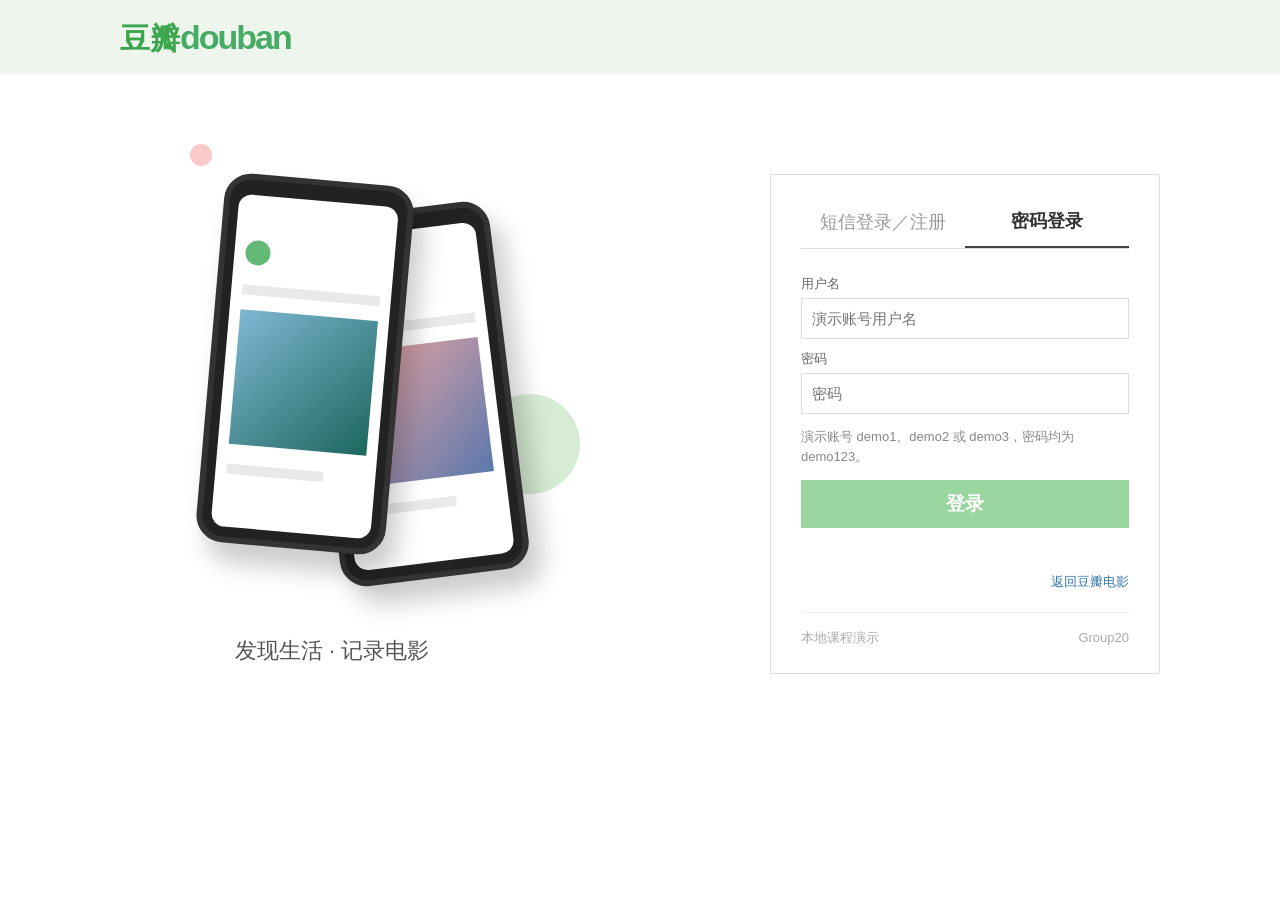
<file: frontend/login.html>
<!doctype html>
<html lang="zh-CN"><head><meta charset="utf-8"><meta name="viewport" content="width=device-width, initial-scale=1"><title>登录 · Group20 本地演示</title><link rel="stylesheet" href="assets/css/site.css"></head><body data-page="login"><header class="login-header"><a href="index.html" class="login-brand"><span>豆瓣</span><b>douban</b></a></header><main class="login-main"><div class="login-illustration" aria-hidden="true"><div class="orbit orbit-one"></div><div class="orbit orbit-two"></div><div class="phone phone-back"><span class="phone-top"></span><div class="phone-app"><div class="app-dot"></div><div class="app-line"></div><div class="app-poster"></div><div class="app-line short"></div></div></div><div class="phone phone-front"><span class="phone-top"></span><div class="phone-app"><div class="app-dot"></div><div class="app-line"></div><div class="app-poster blue"></div><div class="app-line short"></div></div></div><div class="download-label">发现生活 · 记录电影</div></div><section class="login-panel"><div class="login-tabs"><button type="button" data-login-tab="sms">短信登录／注册</button><button type="button" data-login-tab="password" class="active">密码登录</button></div><form id="login-form" novalidate><label for="username" id="username-label">用户名</label><input id="username" name="username" autocomplete="username" placeholder="演示账号用户名" required><label for="password" id="password-label">密码</label><input id="password" name="password" type="password" autocomplete="current-password" placeholder="密码" required><p id="login-hint" class="login-hint">演示账号 demo1、demo2 或 demo3，密码均为 demo123。</p><button class="login-submit" type="submit">登录</button><p id="login-feedback" role="status"></p></form><p class="login-extra"><a href="index.html">返回豆瓣电影</a></p><div class="social-row"><span>本地课程演示</span><span>Group20</span></div></section></main><script defer src="assets/js/site.js"></script><script defer src="assets/js/pages.js"></script></body></html>
</file>
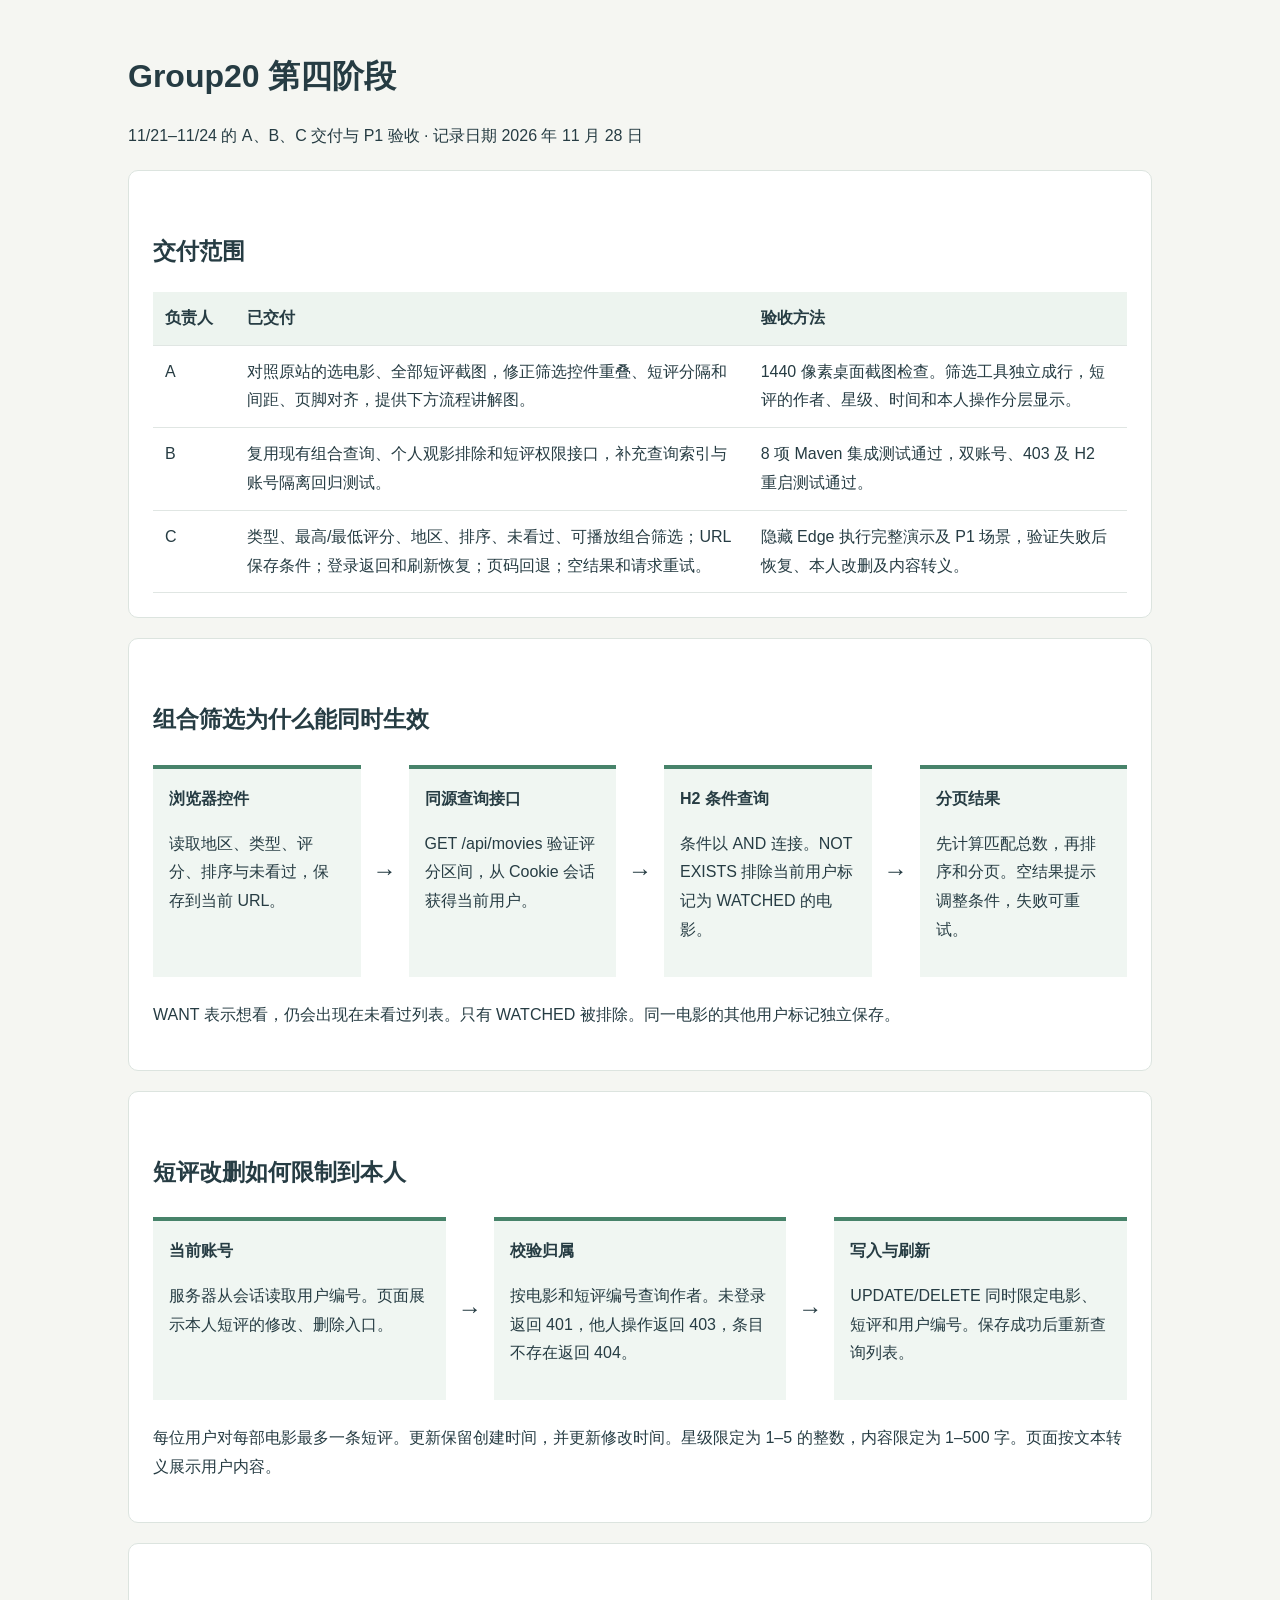
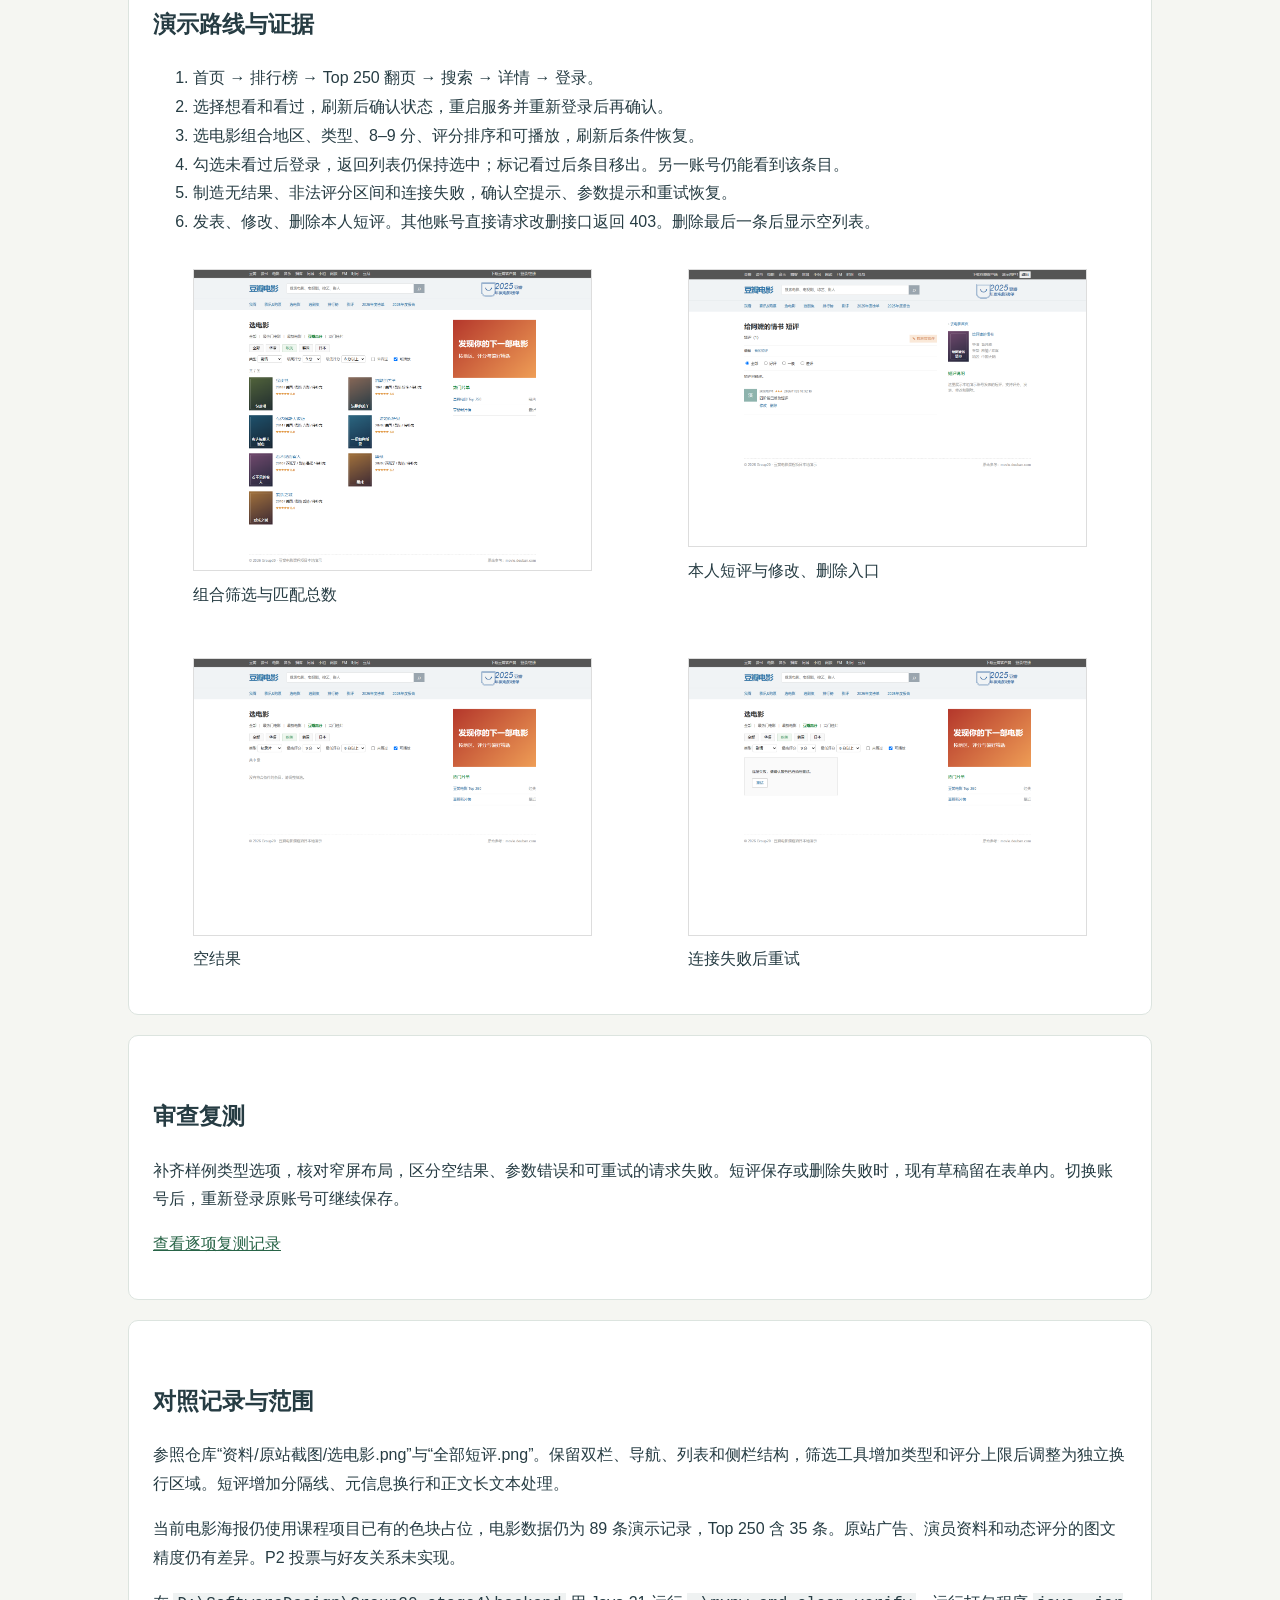
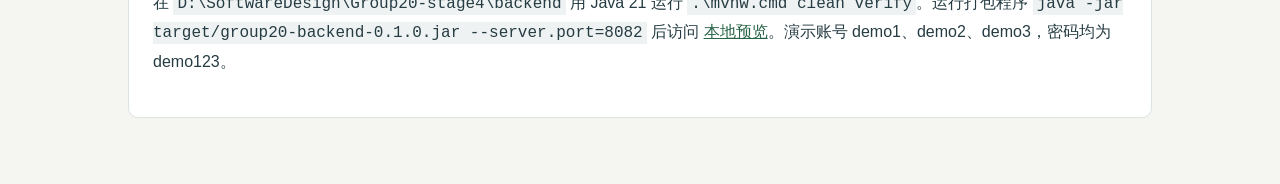
<file: 资料/第四阶段/验收与难点讲解.html>
<!doctype html>
<html lang="zh-CN"><meta charset="utf-8"><meta name="viewport" content="width=device-width,initial-scale=1"><title>Group20 第四阶段验收与讲解</title>
<style>
*{box-sizing:border-box}body{margin:0;background:#f5f6f2;color:#263c43;font:16px/1.8 "Microsoft YaHei",sans-serif}main{max-width:1080px;margin:auto;padding:48px 28px}h1{font-size:32px;margin:0}h2{margin-top:36px;font-size:23px}h3{font-size:18px}small{color:#637b80}section{background:white;border:1px solid #dce4df;border-radius:10px;padding:24px;margin:20px 0}table{width:100%;border-collapse:collapse}th,td{text-align:left;border-bottom:1px solid #e0e6e3;padding:12px;vertical-align:top}th{background:#edf4ef}th:first-child{min-width:82px}img{max-width:100%;border:1px solid #ddd}a{color:#286447}.flow{display:flex;flex-wrap:wrap;align-items:stretch;gap:12px;margin:24px 0}.step{flex:1;min-width:180px;border-top:4px solid #47836a;background:#f0f6f2;padding:16px}.arrow{align-self:center;font-size:24px}code{background:#eff2f2;padding:2px 4px;overflow-wrap:anywhere}.gallery{display:grid;grid-template-columns:1fr 1fr;gap:16px}@media(max-width:700px){.gallery{grid-template-columns:1fr}main{padding:24px 14px}.arrow{display:none}}@media print{section{break-inside:avoid}}
</style><main>
<h1>Group20 第四阶段</h1><p>11/21–11/24 的 A、B、C 交付与 P1 验收 · 记录日期 2026 年 11 月 28 日</p>
<section><h2>交付范围</h2><table><tr><th>负责人</th><th>已交付</th><th>验收方法</th></tr>
<tr><td>A</td><td>对照原站的选电影、全部短评截图，修正筛选控件重叠、短评分隔和间距、页脚对齐，提供下方流程讲解图。</td><td>1440 像素桌面截图检查。筛选工具独立成行，短评的作者、星级、时间和本人操作分层显示。</td></tr>
<tr><td>B</td><td>复用现有组合查询、个人观影排除和短评权限接口，补充查询索引与账号隔离回归测试。</td><td>8 项 Maven 集成测试通过，双账号、403 及 H2 重启测试通过。</td></tr>
<tr><td>C</td><td>类型、最高/最低评分、地区、排序、未看过、可播放组合筛选；URL 保存条件；登录返回和刷新恢复；页码回退；空结果和请求重试。</td><td>隐藏 Edge 执行完整演示及 P1 场景，验证失败后恢复、本人改删及内容转义。</td></tr></table></section>
<section><h2>组合筛选为什么能同时生效</h2><div class="flow"><div class="step"><strong>浏览器控件</strong><p>读取地区、类型、评分、排序与未看过，保存到当前 URL。</p></div><div class="arrow">→</div><div class="step"><strong>同源查询接口</strong><p>GET /api/movies 验证评分区间，从 Cookie 会话获得当前用户。</p></div><div class="arrow">→</div><div class="step"><strong>H2 条件查询</strong><p>条件以 AND 连接。NOT EXISTS 排除当前用户标记为 WATCHED 的电影。</p></div><div class="arrow">→</div><div class="step"><strong>分页结果</strong><p>先计算匹配总数，再排序和分页。空结果提示调整条件，失败可重试。</p></div></div>
<p>WANT 表示想看，仍会出现在未看过列表。只有 WATCHED 被排除。同一电影的其他用户标记独立保存。</p></section>
<section><h2>短评改删如何限制到本人</h2><div class="flow"><div class="step"><strong>当前账号</strong><p>服务器从会话读取用户编号。页面展示本人短评的修改、删除入口。</p></div><div class="arrow">→</div><div class="step"><strong>校验归属</strong><p>按电影和短评编号查询作者。未登录返回 401，他人操作返回 403，条目不存在返回 404。</p></div><div class="arrow">→</div><div class="step"><strong>写入与刷新</strong><p>UPDATE/DELETE 同时限定电影、短评和用户编号。保存成功后重新查询列表。</p></div></div>
<p>每位用户对每部电影最多一条短评。更新保留创建时间，并更新修改时间。星级限定为 1–5 的整数，内容限定为 1–500 字。页面按文本转义展示用户内容。</p></section>
<section><h2>演示路线与证据</h2><ol><li>首页 → 排行榜 → Top 250 翻页 → 搜索 → 详情 → 登录。</li><li>选择想看和看过，刷新后确认状态，重启服务并重新登录后再确认。</li><li>选电影组合地区、类型、8–9 分、评分排序和可播放，刷新后条件恢复。</li><li>勾选未看过后登录，返回列表仍保持选中；标记看过后条目移出。另一账号仍能看到该条目。</li><li>制造无结果、非法评分区间和连接失败，确认空提示、参数提示和重试恢复。</li><li>发表、修改、删除本人短评。其他账号直接请求改删接口返回 403。删除最后一条后显示空列表。</li></ol>
<div class="gallery"><figure><a href="选电影.png"><img src="选电影.png" alt="组合筛选页面"></a><figcaption>组合筛选与匹配总数</figcaption></figure><figure><a href="全部短评.png"><img src="全部短评.png" alt="本人短评和编辑入口"></a><figcaption>本人短评与修改、删除入口</figcaption></figure><figure><a href="空数据.png"><img src="空数据.png" alt="无匹配电影的提示"></a><figcaption>空结果</figcaption></figure><figure><a href="错误重试.png"><img src="错误重试.png" alt="请求错误和重试按钮"></a><figcaption>连接失败后重试</figcaption></figure></div></section>
<section><h2>审查复测</h2><p>补齐样例类型选项，核对窄屏布局，区分空结果、参数错误和可重试的请求失败。短评保存或删除失败时，现有草稿留在表单内。切换账号后，重新登录原账号可继续保存。</p><p><a href="验收记录.md">查看逐项复测记录</a></p></section><section><h2>对照记录与范围</h2><p>参照仓库“资料/原站截图/选电影.png”与“全部短评.png”。保留双栏、导航、列表和侧栏结构，筛选工具增加类型和评分上限后调整为独立换行区域。短评增加分隔线、元信息换行和正文长文本处理。</p><p>当前电影海报仍使用课程项目已有的色块占位，电影数据仍为 89 条演示记录，Top 250 含 35 条。原站广告、演员资料和动态评分的图文精度仍有差异。P2 投票与好友关系未实现。</p><p>在 <code>D:\SoftwareDesign\Group20-stage4\backend</code> 用 Java 21 运行 <code>.\mvnw.cmd clean verify</code>。运行打包程序 <code>java -jar target/group20-backend-0.1.0.jar --server.port=8082</code> 后访问 <a href="http://127.0.0.1:8082/">本地预览</a>。演示账号 demo1、demo2、demo3，密码均为 demo123。</p></section></main></html>
</file>
<file: frontend/assets/css/site.css>
:root{--blue:#3377aa;--green:#007722;--text:#333;--muted:#999;--line:#e5e5e5;--shell:#f0f3f5}*{box-sizing:border-box}html{scroll-behavior:smooth}body{margin:0;color:var(--text);font:13px/1.55 Arial,"PingFang SC","Microsoft YaHei",sans-serif;background:#fff}a{color:var(--blue);text-decoration:none}a:hover{color:#fff;background:var(--blue)}button,input{font:inherit}button{cursor:pointer}button:disabled{cursor:not-allowed;opacity:.55}.global-bar{background:#555;color:#ddd;min-height:29px}.global-inner,.site-top-inner,.site-nav-inner,.layout,.site-footer{max-width:1040px;margin:auto}.global-inner{display:flex;justify-content:space-between;align-items:center;gap:16px;padding:4px 0}.global-links,.account-area{display:flex;gap:16px;align-items:center}.global-bar a{color:#ddd}.global-bar a:hover{background:transparent;color:#fff}.site-top{background:var(--shell)}.site-top-inner{display:flex;align-items:center;gap:32px;min-height:74px}.brand{font-size:25px;font-weight:800;white-space:nowrap;letter-spacing:-2px}.brand:hover{background:none;color:var(--blue)}.site-search{display:flex;max-width:500px;flex:1;height:34px}.site-search input{width:100%;border:0;border-radius:3px 0 0 3px;padding:0 12px;outline:1px solid #e1e1e1}.site-search button{min-width:39px;background:#9aa5ae;border:0;color:#fff;font-size:20px}.site-search button:hover{background:#788792}.year-banner{margin-left:auto;font-size:15px;color:#4776a0;line-height:1.1;font-weight:700;text-align:center}.year-banner strong{display:block;font-size:25px;font-style:italic}.site-nav{background:var(--shell);border-top:1px solid #e3e7ea}.site-nav-inner{display:flex;gap:28px;min-height:40px;align-items:center}.site-nav a{font-size:14px}.site-nav a.active{font-weight:700}.layout{display:grid;grid-template-columns:minmax(0,700px) 300px;gap:40px;padding:30px 0 60px}.section{margin-bottom:40px}.section-heading{display:flex;align-items:baseline;gap:12px;border-bottom:1px solid var(--line);padding-bottom:8px;margin-bottom:14px}.section-heading h2,.section-heading h3{font-size:16px;line-height:1.4;margin:0;font-weight:500}.section-heading h3{font-size:15px}.section-heading>a{font-size:12px}.section-heading>a:last-child{margin-left:auto}.poster-grid{display:grid;grid-template-columns:repeat(5,minmax(0,1fr));gap:15px 18px}.poster-card{min-width:0}.poster-art{display:flex;align-items:flex-end;justify-content:center;position:relative;height:178px;padding:10px;color:#fff;text-align:center;line-height:1.4;font-size:20px;font-weight:700;background:linear-gradient(155deg,#456,#17212e);box-shadow:inset 0 0 0 1px rgba(0,0,0,.04);overflow:hidden}.poster-art:before{content:"";position:absolute;inset:9px;border:1px solid rgba(255,255,255,.33)}.poster-art span{position:relative;text-shadow:0 2px 4px #0009}.poster-card>a.poster-art:hover{color:#fff;filter:brightness(1.08)}.poster-title{display:block;text-align:center;margin:5px 0 0;white-space:nowrap;overflow:hidden;text-overflow:ellipsis}.poster-meta{text-align:center;color:#e18a25;font-size:12px;min-height:18px}.poster-meta .new{color:#6bb66a}.poster-action{display:block;background:#268bd1;color:#fff;text-align:center;border-radius:2px;padding:3px;margin:2px 12px 0}.poster-action:hover{background:#1367a3}.mini-pagination{display:flex;justify-content:center;align-items:center;gap:14px;margin-top:20px;color:#888}.mini-pagination button{border:0;border-radius:100%;background:#78a7d3;color:white;width:22px;height:22px;font-size:18px;line-height:1}.tabs{display:flex;gap:13px;color:#999;margin-bottom:14px}.tabs button{border:0;background:none;color:#999;padding:2px 0}.tabs button.active,.tabs button:hover{color:#333;font-weight:700}.two-rows{row-gap:20px}.feature-banner{display:flex;background:#f7f7f7;min-height:190px}.feature-banner:hover{background:#f3f7fa;color:var(--blue)}.feature-art{display:flex;flex-direction:column;align-items:center;justify-content:center;width:45%;background:linear-gradient(140deg,#073e6f,#176ba8 70%,#58add8);color:#fff;font-size:50px;font-weight:200}.feature-art strong{font-size:27px}.feature-copy{display:flex;flex:1;flex-direction:column;justify-content:center;gap:12px;padding:25px;color:#333;font-size:18px}.feature-copy small{color:#999;font-size:12px}.review-preview{border-bottom:1px solid var(--line);padding:7px 0 16px}.review-preview p{color:#777}.side-box{background:#f2f7f6;padding:8px 12px;color:#6d9aaf;margin-bottom:14px}.side-promo{display:flex;flex-direction:column;justify-content:center;min-height:140px;padding:20px;background:linear-gradient(135deg,#0e243b,#17517b 55%,#8ccbd2);font-size:22px;color:white;line-height:1.3}.side-promo small{font-size:12px;color:#cce3ed;margin-top:10px}.side-section{margin-top:25px}.rank-list{list-style:none;padding:0;margin:0;counter-reset:rank}.rank-list li{display:flex;gap:10px;border-bottom:1px solid #eee;padding:6px 0}.rank-list li:before{counter-increment:rank;content:counter(rank);width:14px;color:#777;font-size:11px}.rank-list li a{flex:1}.rank-list small{color:#aaa}.list-link{display:flex;justify-content:space-between;border-bottom:1px solid #eee;padding:9px 0}.list-link span,.muted{color:#999}.site-footer{border-top:1px dashed #ddd;padding:14px 0;color:#999;font-size:11px;display:flex;justify-content:space-between}.page-title{font-size:24px;margin:0 0 12px}.green-heading{border:0;color:var(--green);margin-bottom:6px}.green-heading h2,.green-heading h3{color:var(--green)}.chart-list{border-top:1px dashed #ddd}.chart-item{display:flex;gap:20px;border-bottom:1px dashed #ddd;padding:15px 0;min-height:140px}.chart-item .poster-art{width:78px;min-width:78px;height:112px;font-size:13px;padding:5px}.chart-item .poster-art:before{inset:5px}.chart-info{min-width:0}.chart-info>a{font-size:15px}.chart-info p{color:#666;margin:10px 0;line-height:1.55}.rating{color:#e0902d}.rating strong{font-size:15px}.rating small{color:#999;margin-left:5px}.genre-links{display:grid;grid-template-columns:repeat(4,1fr);gap:13px 8px;margin:14px 0 28px}.mini-grid{grid-template-columns:repeat(4,minmax(0,1fr));gap:10px}.mini-grid .poster-art{height:96px;font-size:11px;padding:4px}.mini-grid .poster-art:before{inset:4px}.mini-grid .poster-title{font-size:11px}.chart-side .side-section{margin-top:8px;margin-bottom:28px}.movie-layout{padding-top:26px}.movie-title{font-size:23px;margin:0 0 20px}.movie-title span{color:#888;font-size:20px}.movie-summary{display:flex;gap:20px}.movie-summary>.poster-art{width:150px;min-width:150px;height:220px}.movie-facts{flex:1;color:#666;line-height:1.9}.movie-facts b{font-weight:400;color:#888}.movie-score{border-left:1px solid #eee;padding-left:18px;width:154px;min-width:154px;color:#999}.score-number{font-size:30px;color:#555;font-weight:700}.score-stars{color:#e0902d;font-size:16px}.movie-actions{display:flex;gap:10px;align-items:center;margin:20px 0 30px}.movie-actions button{background:#f6f5f2;border:1px solid #ddd;border-radius:3px;padding:5px 11px}.movie-actions button:hover{background:#e9f2f8}.movie-actions .action-status{color:#888;margin-left:5px}.movie-section{margin:25px 0}.movie-section h2{font-size:16px;color:var(--green);font-weight:400;border-bottom:1px solid #eee;padding-bottom:7px}.movie-section p{line-height:1.85;color:#555}.cast-list{display:flex;gap:12px;overflow:hidden}.cast-person{background:#f1f5f2;width:85px;min-width:85px;height:115px;display:flex;align-items:end;justify-content:center;padding:8px;color:#546a59}.review-line{padding:12px 0;border-bottom:1px solid #eee}.review-line p{color:#555;margin:6px 0}.movie-promo{background:linear-gradient(135deg,#135b68,#5cb1a1)}.error-box{padding:28px;border:1px solid #ddd;background:#fafafa}.login-header{height:74px;background:#edf5ec;display:flex;align-items:center;padding:0 max(20px,calc((100vw - 1040px)/2))}.login-brand{font-size:30px;font-weight:700;color:#3ba64d}.login-brand b{font-size:34px;letter-spacing:-2px;color:#47ab65}.login-brand:hover{background:none;color:#3ba64d}.login-main{max-width:1040px;margin:70px auto 0;display:grid;grid-template-columns:1fr 390px;gap:50px;align-items:start}.login-illustration{height:570px;position:relative}.orbit{position:absolute;border-radius:50%}.orbit-one{background:#d7ecd4;width:100px;height:100px;left:360px;top:250px}.orbit-two{background:#f9c8c9;width:22px;height:22px;left:70px;top:0}.phone{position:absolute;width:190px;height:370px;border-radius:27px;background:#222;border:6px solid #333;box-shadow:12px 20px 24px #0003;padding:15px 9px 10px}.phone-back{left:200px;top:65px;transform:rotate(-7deg)}.phone-front{left:90px;top:35px;transform:rotate(5deg)}.phone-top{display:block;width:65px;height:12px;border-radius:0 0 10px 10px;background:#222;position:absolute;left:60px;top:0;z-index:2}.phone-app{height:100%;background:#fff;border-radius:13px;padding:45px 11px 15px}.app-dot{width:25px;height:25px;border-radius:50%;background:#63ba77}.app-line{height:10px;background:#e9e9e9;margin-top:20px}.app-line.short{width:70%}.app-poster{height:135px;margin-top:15px;background:linear-gradient(135deg,#f5a8a3,#5b78ac)}.app-poster.blue{background:linear-gradient(135deg,#7eb7d3,#1d675e)}.download-label{position:absolute;top:490px;left:115px;color:#555;font-size:22px}.login-panel{border:1px solid #ddd;padding:28px 30px 25px;margin-top:30px;background:white}.login-tabs{display:flex;border-bottom:1px solid #ddd;margin-bottom:25px}.login-tabs button{flex:1;border:0;background:none;color:#999;font-size:18px;padding:5px 0 10px}.login-tabs button.active{border-bottom:2px solid #444;color:#333;font-weight:700}.login-panel label{display:block;color:#666;margin:10px 0 4px}.login-panel input{display:block;width:100%;height:41px;border:1px solid #ddd;padding:8px 10px;font-size:15px}.login-panel input:focus{outline:1px solid #57a96b}.login-hint{color:#888;min-height:20px}.login-submit{background:#9bd5a0;border:0;width:100%;padding:9px;color:#fff;font-size:19px;font-weight:700}.login-submit:hover{background:#5cb968}.login-extra{text-align:right}.social-row{display:flex;justify-content:space-between;border-top:1px solid #eee;color:#aaa;padding-top:15px;margin-top:20px}#login-feedback{min-height:18px;color:#bb4949}.demo-note{background:#fff5db;border:1px solid #edd9a5;color:#7c642b;padding:8px 11px;margin:10px 0}.status-good{color:#2f8b52!important}.status-error{color:#b44b4b!important}@media(max-width:1080px){.global-inner,.site-top-inner,.site-nav-inner,.layout,.site-footer{margin-left:20px;margin-right:20px}}@media(max-width:800px){.layout{grid-template-columns:1fr}.side-column{display:none}.site-top-inner{gap:15px}.year-banner{display:none}.site-nav-inner{overflow:auto;white-space:nowrap}.poster-grid{grid-template-columns:repeat(4,minmax(0,1fr))}.login-main{grid-template-columns:1fr;margin:30px 20px}.login-illustration{display:none}.login-panel{max-width:430px;margin:auto}}@media(max-width:520px){.global-links a:nth-child(n+4){display:none}.account-area{gap:5px}.site-top-inner{flex-wrap:wrap;padding:10px 0}.site-search{min-width:100%}.poster-grid{grid-template-columns:repeat(3,minmax(0,1fr));gap:10px}.poster-art{height:150px;font-size:15px}.movie-summary{flex-wrap:wrap}.movie-score{width:100%;border-left:0;border-top:1px solid #eee;padding:10px 0}.chart-item .poster-art{height:95px;min-width:68px;width:68px}.site-footer{display:block}}
:root{--soft:#f0f3f5}.brand{font-size:28px}.site-top-inner{min-height:76px}.site-nav-inner{gap:30px}.site-nav a{font-size:13px}.site-nav a.active{font-weight:400}.year-banner{position:relative;min-width:200px;padding-left:50px;text-align:left;color:#4775aa;font-size:15px;line-height:1.05}.year-banner:before{content:"◡";position:absolute;left:2px;top:2px;width:44px;height:44px;border:4px double #4775aa;border-radius:2px 2px 17px 17px;text-align:center;font-size:33px;line-height:30px}.year-banner strong{display:inline;font-size:30px;font-weight:400}.page-layout{padding-top:35px}.ticket-title{font-size:24px;margin:0 0 14px}.text-button{border:0;background:none;color:var(--blue);font-size:12px;padding:0}.text-button:hover{text-decoration:underline}.ticket-grid{row-gap:25px}.ticket-grid .poster-art{height:170px}.ticket-grid .poster-action{background:#f2f2f2;color:#555;border:1px solid #d8d8d8;margin:4px 3px 0;padding:3px}.ticket-grid .poster-action:hover{background:#e3e3e3}.ticket-grid .poster-meta{color:#aaa}.load-bar{width:100%;border:0;background:#f3f3f3;color:var(--blue);padding:8px;margin-top:25px}.load-bar:hover{background:#e9f0f5}.ad-panel{min-height:210px;padding:20px;display:flex;flex-direction:column;justify-content:center;gap:10px;color:#fff;margin-bottom:18px;background:#295b81}.ad-panel strong{font-size:28px}.ad-panel span{font-size:17px}.ad-panel small{font-size:11px;opacity:.75}.ad-blue{background:linear-gradient(135deg,#2b3d52,#568fb9)}.ad-orange{background:linear-gradient(135deg,#b5382c,#ef9e56)}.ad-green{background:linear-gradient(135deg,#0e8d4d,#50c681)}.ad-small{min-height:90px;background:#f1f4f6;color:#6490a2}.ad-small strong{font-size:18px}.ad-small span{font-size:12px}.explore-tabs{display:flex;align-items:center;gap:10px;margin:14px 0 18px}.explore-tabs button,.comment-tabs button{border:0;background:none;padding:0;color:#555}.explore-tabs button:after{content:"|";color:#bbb;margin-left:10px}.explore-tabs button:last-child:after{content:""}.explore-tabs button.active{color:var(--green);font-weight:700}.filter-bar{display:flex;gap:8px;align-items:center;margin-bottom:12px;flex-wrap:wrap}.filter-bar button{border:1px solid #ddd;background:#f8f8f8;border-radius:2px;padding:3px 12px}.filter-bar button.active{color:#4b9b68;background:#eef7ef;border-color:#cfdfd1}.filter-extra{display:flex;justify-content:flex-end;align-items:center;gap:8px;margin:-38px 0 22px;color:#555}.filter-extra select{border:1px solid #ddd;background:#fff}.filter-extra input{vertical-align:middle}.dual-movie-list{display:grid;grid-template-columns:repeat(2,minmax(0,1fr));gap:18px 20px}.dual-item{display:flex;gap:12px;min-height:120px}.dual-item .poster-art{width:85px;min-width:85px;height:120px;font-size:13px;padding:5px}.dual-item .poster-art:before{inset:5px}.dual-copy{min-width:0}.dual-copy>a{font-size:15px}.dual-copy p{margin:5px 0;color:#333;font-size:12px;line-height:1.4}.dual-copy .rating{font-size:12px}.dual-copy .rating strong{font-size:12px}.group-grid{display:grid;grid-template-columns:repeat(4,1fr);gap:20px 8px}.group-item{font-size:12px;text-align:center}.group-icon{height:66px;display:flex;align-items:center;justify-content:center;margin-bottom:5px;background:linear-gradient(135deg,#d8eee8,#83aec3);font-size:29px}.top-toolbar{display:flex;justify-content:flex-end;gap:18px;color:#999;margin:10px 0}.top-list{border-top:1px dashed #ddd}.top-item{display:flex;gap:16px;border-bottom:1px dashed #ddd;padding:18px 0;min-height:150px}.top-rank{width:22px;text-align:right;color:#999;font-size:12px}.top-item .poster-art{width:98px;min-width:98px;height:137px;font-size:13px}.top-content>a{font-size:15px}.top-content p{margin:7px 0;color:#666;font-size:12px}.top-content small{color:#999}.top-actions{display:flex;gap:10px;margin-top:8px}.top-actions button,.search-actions button{border:0;background:none;color:#999;padding:0}.top-actions button:hover,.search-actions button:hover{color:var(--blue)}.number-pagination{display:flex;justify-content:center;align-items:center;gap:4px;padding:25px 0}.number-pagination a,.number-pagination button{border:0;background:none;color:var(--blue);padding:3px 7px}.number-pagination .active{color:#4b9b66;font-weight:700}.number-pagination button:disabled{color:#bbb}.search-layout{min-height:700px}.search-layout .page-title{margin-bottom:40px}.search-item{display:flex;gap:16px;margin:20px 0 28px}.search-item .poster-art{width:96px;min-width:96px;height:130px;font-size:13px}.search-item h2{font-weight:400;font-size:16px;margin:0 0 10px}.search-item p{color:#999;margin:4px 0}.search-actions{display:flex;gap:14px;margin-top:15px}.related-item{margin:14px 0}.comments-layout .page-title{margin-bottom:12px}.comments-count{display:flex;justify-content:space-between;border-bottom:1px solid #eee;padding-bottom:10px}.write-review{border:0;background:#fae9d9;color:#d3814d;padding:4px 9px}.comment-tabs{display:flex;gap:14px;border-bottom:1px solid #eee;padding:10px 0}.comment-tabs button{font-size:12px;color:var(--blue)}.comment-tabs button.active{color:#555;font-weight:700}.comment-radio{display:flex;gap:16px;padding:12px 0;border-bottom:1px solid #eee}.comment-row{display:flex;gap:10px;padding:18px 0;border-bottom:1px solid #eee}.avatar{width:46px;min-width:46px;height:46px;display:flex;align-items:center;justify-content:center;color:#fff;background:#8eb3ad;font-size:16px}.comment-body{flex:1;min-width:0}.comment-body .meta{display:flex;gap:8px;align-items:center;color:#999;font-size:11px}.comment-body p{margin:6px 0;line-height:1.65}.comment-actions{display:flex;gap:12px}.comment-actions button{border:0;background:none;color:var(--blue);padding:0}.comment-actions .useful{margin-left:auto}.comment-side-movie{display:flex;gap:12px;margin-top:16px}.comment-side-movie .poster-art{width:75px;min-width:75px;height:110px;font-size:12px}.comment-side-movie p{color:#999;line-height:1.7}.review-editor{margin:20px 0;padding:16px;border:1px solid #ddd;background:#fafafa}.review-editor label{display:block;margin:8px 0}.review-editor textarea{width:100%;min-height:85px;border:1px solid #ccc;padding:8px;resize:vertical}.review-editor select{border:1px solid #ccc;background:#fff}.review-editor button{background:#3d9b62;border:0;color:#fff;padding:7px 18px}.review-editor .cancel{background:#ddd;color:#555;margin-left:8px}.review-editor .feedback{color:#ad4b4b;margin:7px 0}.empty-state{padding:30px 0;color:#999}.local-badge{color:#8b733f;font-size:11px}@media(max-width:800px){.filter-extra{margin:0 0 18px;justify-content:flex-start}.dual-movie-list{grid-template-columns:repeat(2,1fr)}}@media(max-width:520px){.dual-movie-list{grid-template-columns:1fr}.top-toolbar{justify-content:flex-start}.comments-layout .side-column{display:none}.year-banner{display:none}}
.media-tiles{display:grid;grid-template-columns:repeat(3,1fr);gap:12px}.media-tile{height:105px;background:linear-gradient(135deg,#7a342f,#172a3b);display:flex;flex-direction:column;align-items:center;justify-content:center;color:#fff}.media-tile.alt{background:linear-gradient(135deg,#597350,#d1a363)}.media-tile.blue{background:linear-gradient(135deg,#195e7d,#5797aa)}.media-tile span{font-size:24px}.media-tile small{font-size:11px}.media-tile:hover{color:#fff;filter:brightness(1.12)}

[data-status][aria-pressed="true"] {
  background: #e5f4e9;
  border-color: #77a986;
  color: #236441;
}
.comment-body p { overflow-wrap: anywhere; white-space: pre-wrap; }
.comment-body .meta time { color: #757575; }
.login-submit:focus-visible,
.review-editor button:focus-visible,
[data-status]:focus-visible { outline: 2px solid #26714a; outline-offset: 2px; }


/* 第四阶段：筛选工具与短评密度对照。 */
.filter-extra { display:flex; flex-wrap:wrap; align-items:center; justify-content:flex-start; gap:12px 18px; margin:0 0 20px; }
.filter-extra label { display:inline-flex; align-items:center; gap:5px; }
.filter-extra select { padding:4px 6px; border:1px solid #ccc; border-radius:3px; background:#fff; }
.list-feedback { color:#777; margin:12px 0; min-height:18px; }
.list-feedback:empty { display:none; }
.comment-tabs { border-bottom:1px solid #e5e5e5; padding-bottom:12px; }
.comment-body .meta { display:flex; flex-wrap:wrap; gap:6px; align-items:baseline; }
.comment-row { border-bottom:1px solid #eee; padding:22px 0; }
.comment-radio { border-bottom:1px solid #eee; padding-bottom:14px; }
.comment-side-movie { line-height:1.9; }
.error-box button { border:1px solid #bbb; padding:5px 14px; background:#fff; color:#3377aa; cursor:pointer; }
#review-feedback:empty { display:none; }
#review-feedback { margin:12px 0; }
#site-footer { max-width:1040px; margin:48px auto 24px; border-top:1px dashed #ddd; padding-top:12px; display:flex; flex-wrap:wrap; justify-content:space-between; gap:8px; color:#999; }
</file>
